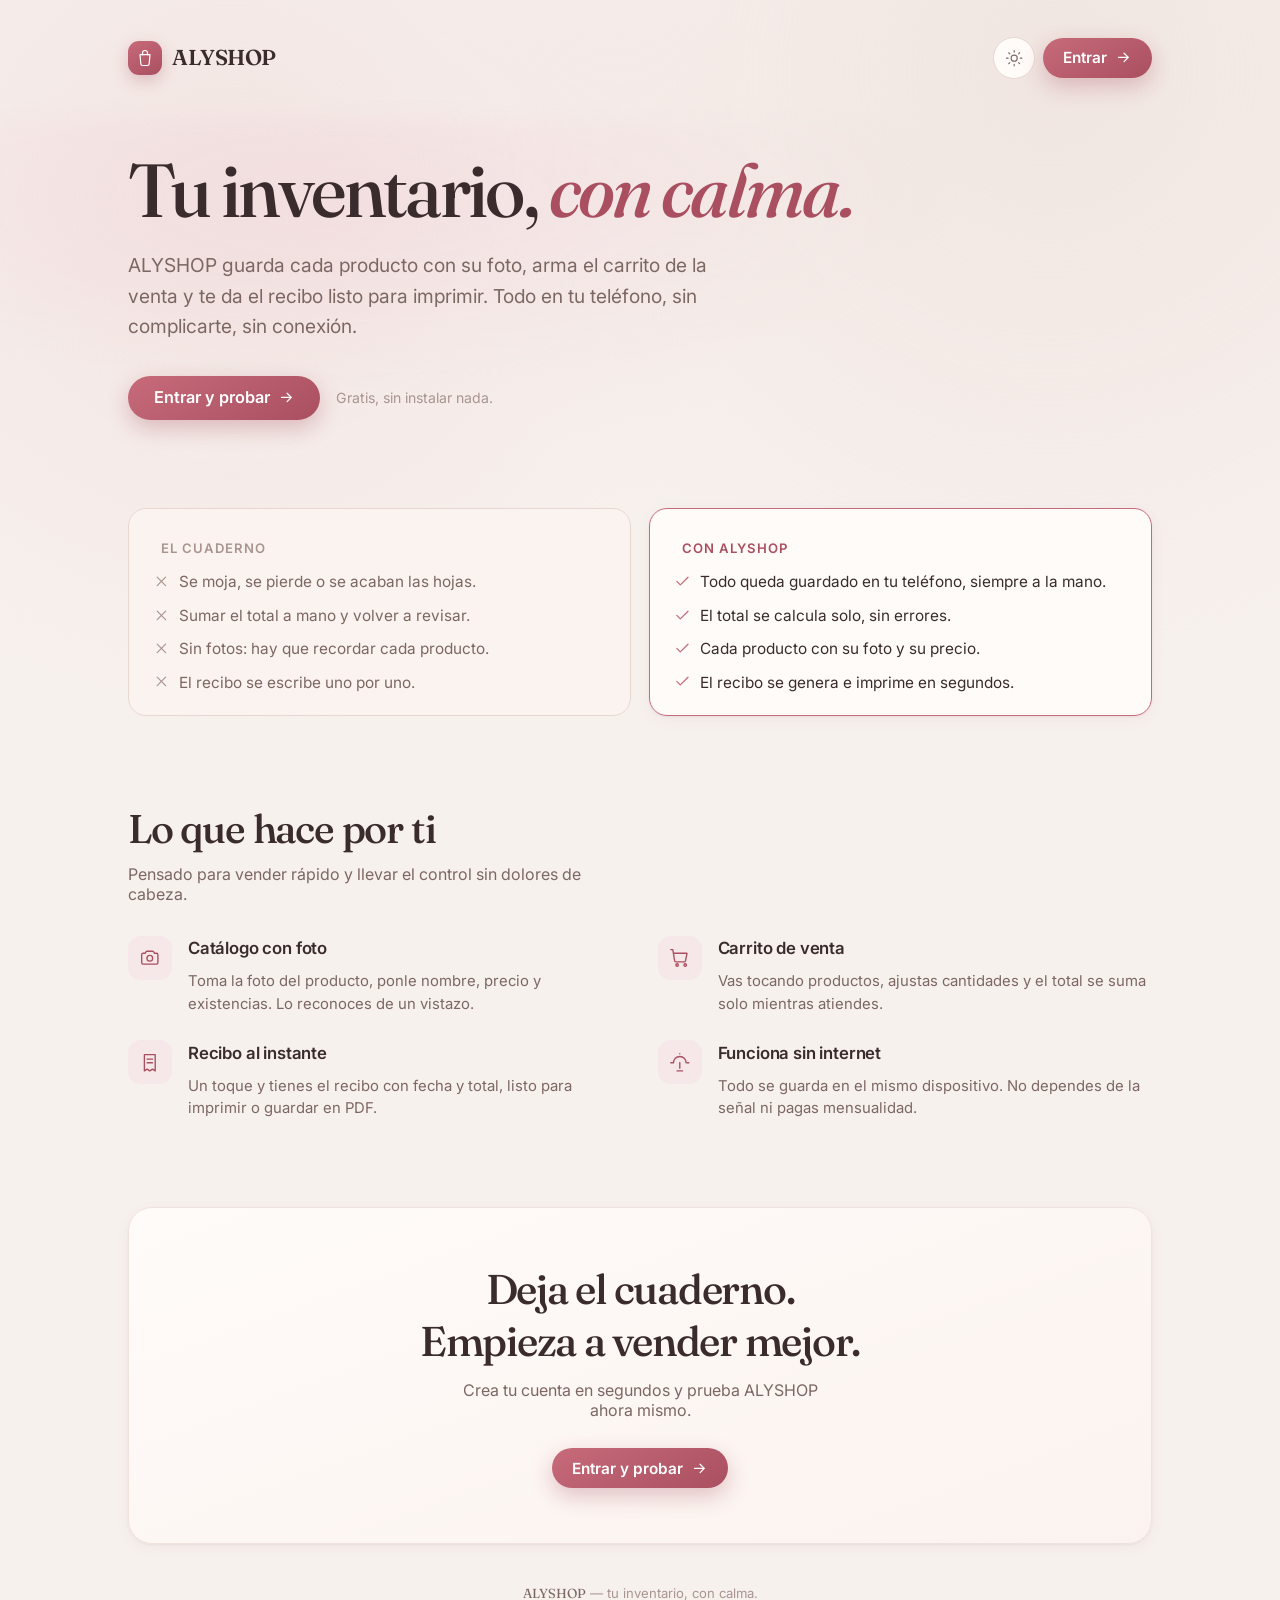
<file: index.html>
<!DOCTYPE html>
<html lang="es" data-theme="light">
<head>
<meta charset="UTF-8" />
<meta name="viewport" content="width=device-width, initial-scale=1.0" />
<meta http-equiv="Cache-Control" content="no-cache, no-store, must-revalidate" />
<meta http-equiv="Pragma" content="no-cache" />
<meta http-equiv="Expires" content="0" />
<title>ALYSHOP · Tu inventario, con calma</title>
<meta name="description" content="ALYSHOP: registra tus productos con foto, arma el carrito de la venta y genera el recibo en segundos. Adiós al cuaderno." />
<link rel="preconnect" href="https://fonts.googleapis.com" />
<link rel="preconnect" href="https://fonts.gstatic.com" crossorigin />
<link href="https://fonts.googleapis.com/css2?family=Fraunces:ital,opsz,wght@0,9..144,400;0,9..144,500;0,9..144,600;1,9..144,400;1,9..144,500&family=Inter:wght@400;500;600&display=swap" rel="stylesheet" />
<link rel="stylesheet" href="styles.css?v=4" />
<link rel="stylesheet" href="promo.css?v=4" />
<script>
window.addEventListener("pageshow", (e) => { if (e.persisted) location.reload(); });
</script>
</head>
<body>
<div class="grain" aria-hidden="true"></div>

<div class="promo">

  <nav class="promo-nav reveal">
    <a class="promo-brand" href="index.html" aria-label="ALYSHOP">
      <span class="mark" aria-hidden="true">
        <svg viewBox="0 0 24 24" fill="none" stroke="currentColor" stroke-width="1.4" stroke-linecap="round" stroke-linejoin="round"><path d="M6 8h12l-1 11a2 2 0 0 1-2 2H9a2 2 0 0 1-2-2L6 8Z"/><path d="M9 8V6a3 3 0 0 1 6 0v2"/></svg>
      </span>
      <span class="word">ALYSHOP</span>
    </a>
    <div class="promo-nav-actions">
      <button class="theme-toggle" id="btn-theme" type="button" aria-label="Cambiar tema">
        <svg class="ico-sun" viewBox="0 0 24 24" fill="none" stroke="currentColor" stroke-width="1.5" stroke-linecap="round"><circle cx="12" cy="12" r="4"/><path d="M12 2v2M12 20v2M4.9 4.9l1.4 1.4M17.7 17.7l1.4 1.4M2 12h2M20 12h2M4.9 19.1l1.4-1.4M17.7 6.3l1.4-1.4"/></svg>
        <svg class="ico-moon" viewBox="0 0 24 24" fill="none" stroke="currentColor" stroke-width="1.5" stroke-linecap="round" stroke-linejoin="round"><path d="M21 12.8A8.5 8.5 0 1 1 11.2 3a6.5 6.5 0 0 0 9.8 9.8Z"/></svg>
      </button>
      <a class="enter-btn" href="app.html">
        Entrar
        <svg viewBox="0 0 24 24" fill="none" stroke="currentColor" stroke-width="1.8" stroke-linecap="round" stroke-linejoin="round"><path d="M5 12h14M13 6l6 6-6 6"/></svg>
      </a>
    </div>
  </nav>

  <header class="hero">
    <div class="hero-glow" aria-hidden="true"></div>
    <h1 class="reveal" style="--d:1">Tu inventario, <em>con calma.</em></h1>
    <p class="hero-lead reveal" style="--d:2">
      ALYSHOP guarda cada producto con su foto, arma el carrito de la venta y te da el recibo listo para imprimir. Todo en tu teléfono, sin complicarte, sin conexión.
    </p>
    <div class="hero-cta reveal" style="--d:3">
      <a class="enter-btn" href="app.html">
        Entrar y probar
        <svg viewBox="0 0 24 24" fill="none" stroke="currentColor" stroke-width="1.8" stroke-linecap="round" stroke-linejoin="round"><path d="M5 12h14M13 6l6 6-6 6"/></svg>
      </a>
      <span class="hero-note">Gratis, sin instalar nada.</span>
    </div>
  </header>

  <section class="versus reveal" style="--d:4" aria-label="El cuaderno frente a ALYSHOP">
    <div class="vs-col old">
      <h2>
        <svg viewBox="0 0 24 24" fill="none" stroke="currentColor" stroke-width="1.5" stroke-linecap="round" stroke-linejoin="round"><path d="M4 5a2 2 0 0 1 2-2h9l5 5v13a0 0 0 0 1 0 0H6a2 2 0 0 1-2-2Z"/><path d="M14 3v5h5"/></svg>
        El cuaderno
      </h2>
      <ul class="vs-list">
        <li><svg viewBox="0 0 24 24" fill="none" stroke="currentColor" stroke-width="1.7" stroke-linecap="round"><path d="M6 6l12 12M18 6 6 18"/></svg> Se moja, se pierde o se acaban las hojas.</li>
        <li><svg viewBox="0 0 24 24" fill="none" stroke="currentColor" stroke-width="1.7" stroke-linecap="round"><path d="M6 6l12 12M18 6 6 18"/></svg> Sumar el total a mano y volver a revisar.</li>
        <li><svg viewBox="0 0 24 24" fill="none" stroke="currentColor" stroke-width="1.7" stroke-linecap="round"><path d="M6 6l12 12M18 6 6 18"/></svg> Sin fotos: hay que recordar cada producto.</li>
        <li><svg viewBox="0 0 24 24" fill="none" stroke="currentColor" stroke-width="1.7" stroke-linecap="round"><path d="M6 6l12 12M18 6 6 18"/></svg> El recibo se escribe uno por uno.</li>
      </ul>
    </div>
    <div class="vs-col new">
      <h2>
        <svg viewBox="0 0 24 24" fill="none" stroke="currentColor" stroke-width="1.5" stroke-linecap="round" stroke-linejoin="round"><path d="M6 8h12l-1 11a2 2 0 0 1-2 2H9a2 2 0 0 1-2-2L6 8Z"/><path d="M9 8V6a3 3 0 0 1 6 0v2"/></svg>
        Con ALYSHOP
      </h2>
      <ul class="vs-list">
        <li><svg viewBox="0 0 24 24" fill="none" stroke="currentColor" stroke-width="1.8" stroke-linecap="round" stroke-linejoin="round"><path d="M20 6 9 17l-5-5"/></svg> Todo queda guardado en tu teléfono, siempre a la mano.</li>
        <li><svg viewBox="0 0 24 24" fill="none" stroke="currentColor" stroke-width="1.8" stroke-linecap="round" stroke-linejoin="round"><path d="M20 6 9 17l-5-5"/></svg> El total se calcula solo, sin errores.</li>
        <li><svg viewBox="0 0 24 24" fill="none" stroke="currentColor" stroke-width="1.8" stroke-linecap="round" stroke-linejoin="round"><path d="M20 6 9 17l-5-5"/></svg> Cada producto con su foto y su precio.</li>
        <li><svg viewBox="0 0 24 24" fill="none" stroke="currentColor" stroke-width="1.8" stroke-linecap="round" stroke-linejoin="round"><path d="M20 6 9 17l-5-5"/></svg> El recibo se genera e imprime en segundos.</li>
      </ul>
    </div>
  </section>

  <section class="benefits">
    <div class="benefits-head reveal" style="--d:1">
      <h2>Lo que hace por ti</h2>
      <p>Pensado para vender rápido y llevar el control sin dolores de cabeza.</p>
    </div>
    <div class="benefit-grid">
      <article class="benefit reveal" style="--d:2">
        <span class="b-ico" aria-hidden="true">
          <svg viewBox="0 0 24 24" fill="none" stroke="currentColor" stroke-width="1.5" stroke-linecap="round" stroke-linejoin="round"><path d="M3 8.5A1.5 1.5 0 0 1 4.5 7h2.2l1-1.6A1.5 1.5 0 0 1 9 4.7h6a1.5 1.5 0 0 1 1.3.7l1 1.6h2.2A1.5 1.5 0 0 1 21 8.5v9A1.5 1.5 0 0 1 19.5 19h-15A1.5 1.5 0 0 1 3 17.5Z"/><circle cx="12" cy="12.5" r="3.2"/></svg>
        </span>
        <h3>Catálogo con foto</h3>
        <p>Toma la foto del producto, ponle nombre, precio y existencias. Lo reconoces de un vistazo.</p>
      </article>
      <article class="benefit reveal" style="--d:3">
        <span class="b-ico" aria-hidden="true">
          <svg viewBox="0 0 24 24" fill="none" stroke="currentColor" stroke-width="1.5" stroke-linecap="round" stroke-linejoin="round"><circle cx="9" cy="20" r="1.4"/><circle cx="18" cy="20" r="1.4"/><path d="M2 3h2.2l2.1 12.4a1.5 1.5 0 0 0 1.5 1.2h9a1.5 1.5 0 0 0 1.5-1.2L20 7H5.2"/></svg>
        </span>
        <h3>Carrito de venta</h3>
        <p>Vas tocando productos, ajustas cantidades y el total se suma solo mientras atiendes.</p>
      </article>
      <article class="benefit reveal" style="--d:4">
        <span class="b-ico" aria-hidden="true">
          <svg viewBox="0 0 24 24" fill="none" stroke="currentColor" stroke-width="1.5" stroke-linecap="round" stroke-linejoin="round"><path d="M6 3h12v18l-3-2-3 2-3-2-3 2Z"/><path d="M9 8h6M9 12h6"/></svg>
        </span>
        <h3>Recibo al instante</h3>
        <p>Un toque y tienes el recibo con fecha y total, listo para imprimir o guardar en PDF.</p>
      </article>
      <article class="benefit reveal" style="--d:5">
        <span class="b-ico" aria-hidden="true">
          <svg viewBox="0 0 24 24" fill="none" stroke="currentColor" stroke-width="1.5" stroke-linecap="round" stroke-linejoin="round"><path d="M5 12a7 7 0 0 1 14 0"/><path d="M2 12h2M20 12h2M12 2v0"/><path d="M12 12v6M9 21h6"/></svg>
        </span>
        <h3>Funciona sin internet</h3>
        <p>Todo se guarda en el mismo dispositivo. No dependes de la señal ni pagas mensualidad.</p>
      </article>
    </div>
  </section>

  <section class="closer reveal" style="--d:1">
    <h2>Deja el cuaderno. Empieza a vender mejor.</h2>
    <p>Crea tu cuenta en segundos y prueba ALYSHOP ahora mismo.</p>
    <a class="enter-btn" href="app.html">
      Entrar y probar
      <svg viewBox="0 0 24 24" fill="none" stroke="currentColor" stroke-width="1.8" stroke-linecap="round" stroke-linejoin="round"><path d="M5 12h14M13 6l6 6-6 6"/></svg>
    </a>
  </section>

  <footer class="promo-foot">
    <span class="word">ALYSHOP</span> — tu inventario, con calma.
  </footer>

</div>

<script>
// Tema compartido con la app (misma clave que app.js usa).
(function () {
  const KEY = "alyshop:theme";
  const root = document.documentElement;
  const saved = localStorage.getItem(KEY);
  if (saved === "dark" || saved === "light") root.setAttribute("data-theme", saved);
  document.getElementById("btn-theme").addEventListener("click", () => {
    const next = root.getAttribute("data-theme") === "dark" ? "light" : "dark";
    root.setAttribute("data-theme", next);
    localStorage.setItem(KEY, next);
  });
})();
</script>
</body>
</html>
</file>
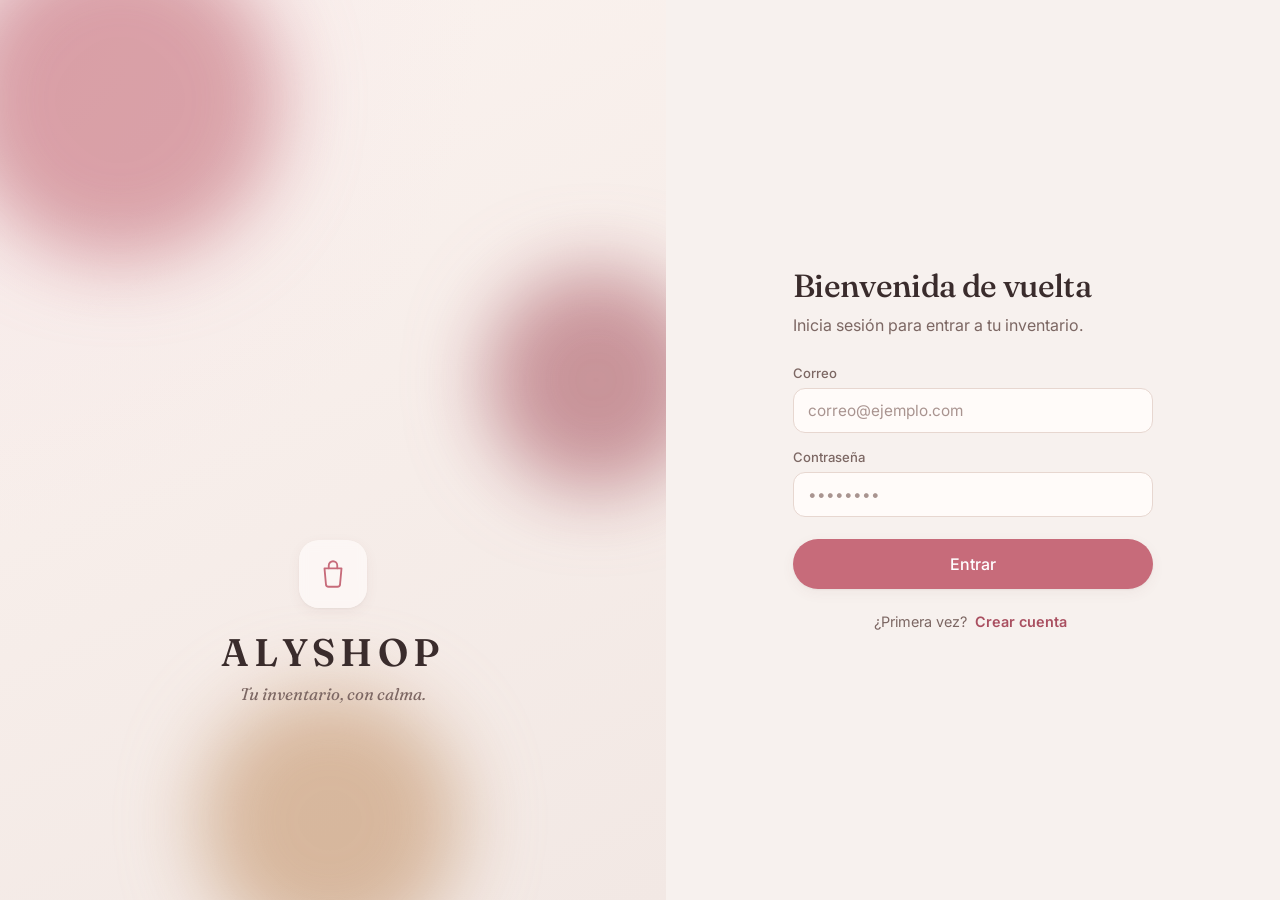
<file: app.html>
<!DOCTYPE html>
<html lang="es" data-theme="light">
<head>
<meta charset="UTF-8" />
<meta name="viewport" content="width=device-width, initial-scale=1.0" />
<meta http-equiv="Cache-Control" content="no-cache, no-store, must-revalidate" />
<meta http-equiv="Pragma" content="no-cache" />
<meta http-equiv="Expires" content="0" />
<title>ALYSHOP · Inventario</title>
<meta name="description" content="ALYSHOP — inventario simple: crea productos, arma el carrito y genera recibos." />
<link rel="preconnect" href="https://fonts.googleapis.com" />
<link rel="preconnect" href="https://fonts.gstatic.com" crossorigin />
<link href="https://fonts.googleapis.com/css2?family=Fraunces:ital,opsz,wght@0,9..144,400;0,9..144,500;0,9..144,600;1,9..144,400&family=Inter:wght@400;500;600&display=swap" rel="stylesheet" />
<link rel="stylesheet" href="styles.css?v=4" />
<script>
// Si la página se restaura desde el caché de retroceso (bfcache), recargar desde red.
window.addEventListener("pageshow", (e) => { if (e.persisted) location.reload(); });
</script>
</head>
<body>
<div class="grain" aria-hidden="true"></div>

<!-- Pantalla de acceso -->
<div class="auth" id="auth">
  <div class="auth-aside" aria-hidden="true">
    <div class="auth-orbs"><span></span><span></span><span></span></div>
    <div class="auth-quote">
      <span class="auth-mark">
        <svg viewBox="0 0 24 24" fill="none" stroke="currentColor" stroke-width="1.3" stroke-linecap="round" stroke-linejoin="round"><path d="M6 8h12l-1 11a2 2 0 0 1-2 2H9a2 2 0 0 1-2-2L6 8Z"/><path d="M9 8V6a3 3 0 0 1 6 0v2"/></svg>
      </span>
      <p class="auth-word">ALYSHOP</p>
      <p class="auth-tag">Tu inventario, con calma.</p>
    </div>
  </div>

  <div class="auth-panel">
    <form class="auth-form" id="auth-form" autocomplete="off">
      <h1 id="auth-title">Bienvenida de vuelta</h1>
      <p class="auth-sub" id="auth-sub">Inicia sesión para entrar a tu inventario.</p>

      <div class="field auth-only-register" hidden>
        <label for="a-name">Nombre</label>
        <input type="text" id="a-name" maxlength="40" placeholder="¿Cómo te llamas?" />
      </div>
      <div class="field">
        <label for="a-email">Correo</label>
        <input type="email" id="a-email" required placeholder="correo@ejemplo.com" autocomplete="username" />
      </div>
      <div class="field">
        <label for="a-pass">Contraseña</label>
        <input type="password" id="a-pass" required minlength="4" placeholder="••••••••" autocomplete="current-password" />
      </div>

      <p class="auth-error" id="auth-error" hidden></p>

      <button class="primary-btn auth-submit" type="submit" id="auth-submit">Entrar</button>

      <p class="auth-switch">
        <span id="auth-switch-text">¿Primera vez?</span>
        <button type="button" id="auth-switch-btn">Crear cuenta</button>
      </p>
    </form>
  </div>
</div>

<div id="app" hidden>

<header class="topbar">
  <div class="brand">
    <span class="brand-mark" aria-hidden="true">
      <svg viewBox="0 0 24 24" fill="none" stroke="currentColor" stroke-width="1.4" stroke-linecap="round" stroke-linejoin="round"><path d="M6 8h12l-1 11a2 2 0 0 1-2 2H9a2 2 0 0 1-2-2L6 8Z"/><path d="M9 8V6a3 3 0 0 1 6 0v2"/></svg>
    </span>
    <div class="brand-name">
      <span class="brand-word">ALYSHOP</span>
      <span class="brand-sub">Inventario</span>
    </div>
  </div>

  <div class="topbar-actions">
    <button class="ghost-btn" id="btn-theme" type="button" aria-label="Cambiar tema">
      <svg class="ico-sun" viewBox="0 0 24 24" fill="none" stroke="currentColor" stroke-width="1.5" stroke-linecap="round"><circle cx="12" cy="12" r="4"/><path d="M12 2v2M12 20v2M4.9 4.9l1.4 1.4M17.7 17.7l1.4 1.4M2 12h2M20 12h2M4.9 19.1l1.4-1.4M17.7 6.3l1.4-1.4"/></svg>
      <svg class="ico-moon" viewBox="0 0 24 24" fill="none" stroke="currentColor" stroke-width="1.5" stroke-linecap="round" stroke-linejoin="round"><path d="M21 12.8A8.5 8.5 0 1 1 11.2 3a6.5 6.5 0 0 0 9.8 9.8Z"/></svg>
    </button>
    <button class="cart-btn" id="btn-cart" type="button">
      <svg viewBox="0 0 24 24" fill="none" stroke="currentColor" stroke-width="1.5" stroke-linecap="round" stroke-linejoin="round"><circle cx="9" cy="20" r="1.4"/><circle cx="18" cy="20" r="1.4"/><path d="M2 3h2.2l2.1 12.4a1.5 1.5 0 0 0 1.5 1.2h9a1.5 1.5 0 0 0 1.5-1.2L20 7H5.2"/></svg>
      <span>Carrito</span>
      <span class="cart-count" id="cart-count">0</span>
    </button>
    <button class="ghost-btn" id="btn-logout" type="button" aria-label="Cerrar sesión">
      <svg viewBox="0 0 24 24" fill="none" stroke="currentColor" stroke-width="1.5" stroke-linecap="round" stroke-linejoin="round"><path d="M9 21H5a2 2 0 0 1-2-2V5a2 2 0 0 1 2-2h4"/><path d="M16 17l5-5-5-5M21 12H9"/></svg>
    </button>
  </div>
</header>

<main class="wrap">
  <section class="intro">
    <h1 id="intro-title">Tu inventario, con calma.</h1>
    <p>Registra cada producto con su foto, arma el carrito de una venta y genera el recibo en segundos. Todo se guarda en este dispositivo.</p>
  </section>

  <div class="toolbar">
    <div class="search">
      <svg viewBox="0 0 24 24" fill="none" stroke="currentColor" stroke-width="1.5" stroke-linecap="round"><circle cx="11" cy="11" r="7"/><path d="m20 20-3.2-3.2"/></svg>
      <input type="search" id="search" placeholder="Buscar producto…" aria-label="Buscar producto" />
    </div>
    <button class="primary-btn" id="btn-add" type="button">
      <svg viewBox="0 0 24 24" fill="none" stroke="currentColor" stroke-width="1.6" stroke-linecap="round"><path d="M12 5v14M5 12h14"/></svg>
      Nuevo producto
    </button>
  </div>

  <section id="grid" class="grid" aria-live="polite"></section>

  <section id="empty" class="empty" hidden>
    <div class="empty-art" aria-hidden="true">
      <svg viewBox="0 0 24 24" fill="none" stroke="currentColor" stroke-width="1.2" stroke-linecap="round" stroke-linejoin="round"><path d="M6 8h12l-1 11a2 2 0 0 1-2 2H9a2 2 0 0 1-2-2L6 8Z"/><path d="M9 8V6a3 3 0 0 1 6 0v2"/></svg>
    </div>
    <h2>Aún no hay productos</h2>
    <p>Empieza creando el primero. Toma su foto y ponle precio.</p>
    <button class="primary-btn" id="btn-add-empty" type="button">Crear primer producto</button>
  </section>
</main>
</div><!-- /#app -->

<!-- Panel: producto -->
<div class="sheet" id="sheet-product" hidden>
  <div class="sheet-scrim" data-close></div>
  <form class="sheet-card" id="form-product" autocomplete="off">
    <div class="sheet-head">
      <h2 id="product-title">Nuevo producto</h2>
      <button class="icon-btn" type="button" data-close aria-label="Cerrar">
        <svg viewBox="0 0 24 24" fill="none" stroke="currentColor" stroke-width="1.6" stroke-linecap="round"><path d="M6 6l12 12M18 6 6 18"/></svg>
      </button>
    </div>

    <label class="photo-field">
      <input type="file" id="photo-input" accept="image/*" capture="environment" hidden />
      <div class="photo-preview" id="photo-preview">
        <svg viewBox="0 0 24 24" fill="none" stroke="currentColor" stroke-width="1.4" stroke-linecap="round" stroke-linejoin="round"><path d="M3 8.5A1.5 1.5 0 0 1 4.5 7h2.2l1-1.6A1.5 1.5 0 0 1 9 4.7h6a1.5 1.5 0 0 1 1.3.7l1 1.6h2.2A1.5 1.5 0 0 1 21 8.5v9A1.5 1.5 0 0 1 19.5 19h-15A1.5 1.5 0 0 1 3 17.5v-9Z"/><circle cx="12" cy="12.5" r="3.2"/></svg>
        <span>Tomar o subir foto</span>
      </div>
      <button class="photo-clear" id="photo-clear" type="button" hidden aria-label="Quitar foto">
        <svg viewBox="0 0 24 24" fill="none" stroke="currentColor" stroke-width="1.6" stroke-linecap="round"><path d="M6 6l12 12M18 6 6 18"/></svg>
      </button>
    </label>

    <div class="field">
      <label for="p-name">Nombre</label>
      <input type="text" id="p-name" required maxlength="60" placeholder="Ej. Labial mate rosa" />
    </div>

    <div class="field-row">
      <div class="field">
        <label for="p-price">Precio (Q)</label>
        <input type="number" id="p-price" required min="0" step="0.01" placeholder="0.00" inputmode="decimal" />
      </div>
      <div class="field">
        <label for="p-stock">Existencias</label>
        <input type="number" id="p-stock" required min="0" step="1" value="1" inputmode="numeric" />
      </div>
    </div>

    <div class="field">
      <label for="p-note">Nota <span class="muted">(opcional)</span></label>
      <input type="text" id="p-note" maxlength="80" placeholder="Detalle, color, tono…" />
    </div>

    <div class="sheet-foot">
      <button class="text-btn danger" type="button" id="btn-delete" hidden>Eliminar</button>
      <div class="spacer"></div>
      <button class="ghost-btn" type="button" data-close>Cancelar</button>
      <button class="primary-btn" type="submit">Guardar</button>
    </div>
  </form>
</div>

<!-- Panel: carrito -->
<div class="sheet" id="sheet-cart" hidden>
  <div class="sheet-scrim" data-close></div>
  <aside class="cart-panel" role="dialog" aria-label="Carrito de venta">
    <div class="sheet-head">
      <h2>Carrito de venta</h2>
      <button class="icon-btn" type="button" data-close aria-label="Cerrar">
        <svg viewBox="0 0 24 24" fill="none" stroke="currentColor" stroke-width="1.6" stroke-linecap="round"><path d="M6 6l12 12M18 6 6 18"/></svg>
      </button>
    </div>

    <div class="cart-list" id="cart-list"></div>

    <div class="cart-empty" id="cart-empty">
      <p>El carrito está vacío. Toca un producto para agregarlo.</p>
    </div>

    <div class="cart-foot">
      <div class="cart-total">
        <span>Total</span>
        <strong id="cart-total">Q 0.00</strong>
      </div>
      <div class="cart-actions">
        <button class="ghost-btn" type="button" id="btn-clear-cart">Vaciar</button>
        <button class="primary-btn" type="button" id="btn-receipt">Generar recibo</button>
      </div>
    </div>
  </aside>
</div>

<!-- Recibo -->
<div class="sheet" id="sheet-receipt" hidden>
  <div class="sheet-scrim" data-close></div>
  <div class="receipt-card" role="dialog" aria-label="Recibo">
    <div class="sheet-head no-print">
      <h2>Recibo</h2>
      <button class="icon-btn" type="button" data-close aria-label="Cerrar">
        <svg viewBox="0 0 24 24" fill="none" stroke="currentColor" stroke-width="1.6" stroke-linecap="round"><path d="M6 6l12 12M18 6 6 18"/></svg>
      </button>
    </div>
    <div class="receipt" id="receipt-body"></div>
    <div class="sheet-foot no-print">
      <div class="spacer"></div>
      <button class="ghost-btn" type="button" data-close>Cerrar</button>
      <button class="primary-btn" type="button" id="btn-print">Imprimir / PDF</button>
    </div>
  </div>
</div>

<div class="toast" id="toast" role="status" aria-live="polite" hidden></div>

<script src="app.js?v=4"></script>
</body>
</html>
</file>
<file: styles.css>
/* ALYSHOP — inventario. Mundo visual: femenino sutil, cálido, sereno. */

:root {
  /* Luz cálida, malva/terracota desaturado — no rosa chicle */
  --bg:        #f7f1ee;
  --bg-tint:   #f2e8e4;
  --surface:   #fffbf9;
  --surface-2: #fbf3ef;
  --line:      #e7d7d0;
  --line-soft: #f0e2dc;

  --ink:       #3a2c2c;   /* café tinta */
  --ink-2:     #7c6763;   /* secundario tintado, no gris */
  --ink-3:     #a99490;

  --rose:      #c76b7a;   /* acento malva-rosa */
  --rose-deep: #a94f60;
  --rose-wash: #f6e7e8;
  --gold:      #c99a6b;   /* terracota/oro suave para totales */

  --focus:     #c76b7a;
  --danger:    #b4534e;

  --radius:    18px;
  --radius-sm: 12px;
  --shadow-1:  0 1px 2px rgba(88, 52, 52, .05), 0 4px 14px rgba(120, 70, 70, .06);
  --shadow-2:  0 2px 6px rgba(88, 52, 52, .08), 0 18px 44px rgba(120, 70, 70, .14);

  --sans: "Inter", system-ui, sans-serif;
  --serif: "Fraunces", Georgia, serif;

  --ease: cubic-bezier(.2, .7, .2, 1);
}

html[data-theme="dark"] {
  --bg:        #211a1c;
  --bg-tint:   #2a2124;
  --surface:   #2b2225;
  --surface-2: #322629;
  --line:      #3d2f33;
  --line-soft: #362a2d;

  --ink:       #f2e6e4;
  --ink-2:     #c6aca9;
  --ink-3:     #9a807e;

  --rose:      #e0899a;
  --rose-deep: #eaa0af;
  --rose-wash: #3a2a2f;
  --gold:      #d9b183;

  --shadow-1:  0 1px 2px rgba(0,0,0,.24), 0 6px 18px rgba(0,0,0,.28);
  --shadow-2:  0 3px 10px rgba(0,0,0,.32), 0 22px 50px rgba(0,0,0,.44);
}

* { box-sizing: border-box; }

/* el atributo hidden debe ganar a cualquier display de regla (auth/app usan flex/grid) */
[hidden] { display: none !important; }

html { color-scheme: light dark; overflow-x: hidden; }

body {
  margin: 0;
  font-family: var(--sans);
  color: var(--ink);
  background: var(--bg);
  -webkit-font-smoothing: antialiased;
  transition: background .5s var(--ease), color .5s var(--ease);
  min-height: 100vh;
}

/* Textura muy tenue para que no sea plano digital */
.grain {
  position: fixed; inset: 0; pointer-events: none; z-index: 0;
  opacity: .5; mix-blend-mode: multiply;
  background-image: radial-gradient(circle at 18% 22%, var(--rose-wash) 0, transparent 42%),
                    radial-gradient(circle at 82% 8%, var(--bg-tint) 0, transparent 46%);
}
html[data-theme="dark"] .grain { mix-blend-mode: screen; opacity: .28; }

::selection { background: var(--rose-wash); color: var(--ink); }
::-webkit-scrollbar { width: 12px; height: 12px; }
::-webkit-scrollbar-thumb { background: var(--line); border: 3px solid var(--bg); border-radius: 20px; }
::-webkit-scrollbar-thumb:hover { background: var(--ink-3); }
* { scrollbar-color: var(--line) var(--bg); scrollbar-width: thin; }

input, button { font-family: inherit; }
:focus-visible { outline: 2px solid var(--focus); outline-offset: 2px; border-radius: 6px; }

/* ---- topbar ---- */
.topbar {
  position: sticky; top: 0; z-index: 20;
  display: flex; align-items: center; justify-content: space-between;
  gap: 16px; padding: 16px clamp(16px, 5vw, 56px);
  background: color-mix(in srgb, var(--bg) 80%, transparent);
  backdrop-filter: blur(12px) saturate(1.1);
  border-bottom: 1px solid var(--line-soft);
}
.brand { display: flex; align-items: center; gap: 12px; }
.brand-mark {
  display: grid; place-items: center; width: 40px; height: 40px;
  color: var(--rose); background: var(--rose-wash);
  border-radius: 12px; box-shadow: var(--shadow-1);
}
.brand-mark svg { width: 22px; height: 22px; }
.brand-name { display: flex; flex-direction: column; line-height: 1; }
.brand-word {
  font-family: var(--serif); font-weight: 600; font-size: 1.32rem;
  letter-spacing: .11em; color: var(--ink);
}
.brand-sub { font-size: .68rem; letter-spacing: .28em; text-transform: uppercase; color: var(--ink-3); margin-top: 5px; }

.topbar-actions { display: flex; align-items: center; gap: 10px; }

.ghost-btn, .primary-btn, .cart-btn {
  display: inline-flex; align-items: center; gap: 8px;
  border-radius: 999px; padding: 10px 18px; font-size: .92rem; font-weight: 500;
  cursor: pointer; border: 1px solid transparent;
  transition: transform .18s var(--ease), background .25s var(--ease), border-color .25s var(--ease), box-shadow .25s var(--ease), color .25s var(--ease);
}
.ghost-btn svg, .primary-btn svg, .cart-btn svg { width: 18px; height: 18px; }
.ghost-btn { background: var(--surface); border-color: var(--line); color: var(--ink); }
.ghost-btn:hover { border-color: var(--rose); color: var(--rose-deep); transform: translateY(-1px); }
.primary-btn {
  background: var(--rose); color: #fff; box-shadow: var(--shadow-1);
}
html[data-theme="dark"] .primary-btn { color: #2a1418; }
.primary-btn:hover { background: var(--rose-deep); transform: translateY(-1px); box-shadow: var(--shadow-2); }
.primary-btn:active { transform: translateY(0); }

#btn-theme { padding: 10px; border-radius: 999px; width: 42px; height: 42px; justify-content: center; }
#btn-theme .ico-moon { display: none; }
html[data-theme="dark"] #btn-theme .ico-sun { display: none; }
html[data-theme="dark"] #btn-theme .ico-moon { display: block; }

.cart-btn { background: var(--surface); border-color: var(--line); color: var(--ink); position: relative; }
.cart-btn:hover { border-color: var(--rose); transform: translateY(-1px); }
.cart-count {
  min-width: 20px; height: 20px; padding: 0 5px; border-radius: 999px;
  background: var(--rose); color: #fff; font-size: .72rem; font-weight: 600;
  display: grid; place-items: center; transition: transform .25s var(--ease);
}
html[data-theme="dark"] .cart-count { color: #2a1418; }
.cart-count.bump { transform: scale(1.35); }

/* ---- layout ---- */
.wrap { position: relative; z-index: 1; max-width: 1120px; margin: 0 auto; padding: clamp(28px, 6vw, 64px) clamp(16px, 5vw, 56px) 96px; }

.intro { max-width: 34ch; margin-bottom: 40px; }
.intro h1 {
  font-family: var(--serif); font-weight: 500; font-size: clamp(2.2rem, 6vw, 3.4rem);
  line-height: 1.02; letter-spacing: -.02em; margin: 0 0 14px; text-wrap: balance;
}
.intro p { color: var(--ink-2); font-size: 1.02rem; line-height: 1.6; margin: 0; max-width: 46ch; }

.toolbar { display: flex; gap: 14px; align-items: center; margin-bottom: 28px; flex-wrap: wrap; }
.search {
  flex: 1; min-width: 220px; display: flex; align-items: center; gap: 10px;
  background: var(--surface); border: 1px solid var(--line); border-radius: 999px;
  padding: 0 18px; transition: border-color .25s var(--ease), box-shadow .25s var(--ease);
}
.search:focus-within { border-color: var(--rose); box-shadow: 0 0 0 4px var(--rose-wash); }
.search svg { width: 18px; height: 18px; color: var(--ink-3); flex: none; }
.search input { flex: 1; border: none; background: none; padding: 13px 0; color: var(--ink); font-size: .96rem; }
.search input:focus { outline: none; }
.search input::placeholder { color: var(--ink-3); }

/* ---- grid ---- */
.grid { display: grid; grid-template-columns: repeat(auto-fill, minmax(200px, 1fr)); gap: 18px; }

.card {
  position: relative; background: var(--surface); border: 1px solid var(--line-soft);
  border-radius: var(--radius); overflow: hidden; cursor: pointer;
  box-shadow: var(--shadow-1);
  transition: transform .22s var(--ease), box-shadow .28s var(--ease), border-color .28s var(--ease);
  animation: rise .5s var(--ease) both;
}
.card:hover { transform: translateY(-4px); box-shadow: var(--shadow-2); border-color: var(--line); }
.card:active { transform: translateY(-1px); }
@keyframes rise { from { opacity: 0; transform: translateY(14px); } }

.card-photo {
  aspect-ratio: 4 / 3; background: var(--surface-2); position: relative; overflow: hidden;
  display: grid; place-items: center;
}
.card-photo img { width: 100%; height: 100%; object-fit: cover; display: block; }
.card-photo .noimg { color: var(--ink-3); }
.card-photo .noimg svg { width: 32px; height: 32px; }

.card-stock {
  position: absolute; top: 10px; right: 10px; z-index: 2;
  background: color-mix(in srgb, var(--surface) 82%, transparent);
  backdrop-filter: blur(6px);
  color: var(--ink-2); font-size: .72rem; font-weight: 500;
  padding: 4px 10px; border-radius: 999px; border: 1px solid var(--line-soft);
}
.card-stock.out { color: var(--danger); }

.card-body { padding: 14px 16px 16px; }
.card-name { font-weight: 600; font-size: .98rem; margin: 0 0 3px; line-height: 1.25; }
.card-note { color: var(--ink-3); font-size: .78rem; margin: 0 0 12px; min-height: .9em; }
.card-foot { display: flex; align-items: center; justify-content: space-between; gap: 8px; }
.card-price { font-family: var(--serif); font-weight: 500; font-size: 1.18rem; letter-spacing: -.01em; font-variant-numeric: tabular-nums; }
.card-add {
  display: inline-flex; align-items: center; gap: 5px; border: 1px solid var(--line);
  background: var(--surface-2); color: var(--rose-deep); border-radius: 999px;
  padding: 7px 12px; font-size: .8rem; font-weight: 500; cursor: pointer;
  transition: background .2s var(--ease), border-color .2s var(--ease), transform .18s var(--ease);
}
.card-add svg { width: 15px; height: 15px; }
.card-add:hover { background: var(--rose); color: #fff; border-color: var(--rose); transform: scale(1.04); }
html[data-theme="dark"] .card-add:hover { color: #2a1418; }
.card-add:disabled { opacity: .45; cursor: not-allowed; }

/* ---- empty ---- */
.empty { text-align: center; padding: 72px 20px; max-width: 40ch; margin: 0 auto; }
.empty-art { width: 76px; height: 76px; margin: 0 auto 22px; display: grid; place-items: center; color: var(--rose); background: var(--rose-wash); border-radius: 22px; }
.empty-art svg { width: 36px; height: 36px; }
.empty h2 { font-family: var(--serif); font-weight: 500; font-size: 1.7rem; margin: 0 0 8px; }
.empty p { color: var(--ink-2); margin: 0 0 24px; line-height: 1.6; }

/* ---- sheets (paneles) ---- */
.sheet { position: fixed; inset: 0; z-index: 60; display: grid; }
.sheet[hidden] { display: none; }
.sheet-scrim { position: absolute; inset: 0; background: rgba(48, 28, 30, .38); backdrop-filter: blur(3px); animation: fade .3s var(--ease); }
@keyframes fade { from { opacity: 0; } }

.sheet-card, .cart-panel, .receipt-card {
  position: relative; background: var(--surface); box-shadow: var(--shadow-2);
  animation: pop .38s var(--ease) both;
}
@keyframes pop { from { opacity: 0; transform: translateY(24px) scale(.98); } }

/* Producto: centrado */
.sheet-card {
  margin: auto; width: min(480px, calc(100vw - 32px)); max-height: calc(100vh - 48px);
  overflow: auto; border-radius: var(--radius); padding: 22px;
  border: 1px solid var(--line);
}
/* Carrito: lateral derecho */
.cart-panel {
  margin-left: auto; width: min(420px, 100vw); height: 100%;
  display: flex; flex-direction: column; padding: 22px; border-left: 1px solid var(--line);
  animation: slideIn .4s var(--ease) both;
}
@keyframes slideIn { from { transform: translateX(40px); opacity: 0; } }

.sheet-head { display: flex; align-items: center; justify-content: space-between; margin-bottom: 20px; }
.sheet-head h2 { font-family: var(--serif); font-weight: 500; font-size: 1.4rem; margin: 0; }
.icon-btn {
  border: 1px solid var(--line); background: var(--surface-2); color: var(--ink-2);
  width: 36px; height: 36px; border-radius: 10px; display: grid; place-items: center; cursor: pointer;
  transition: color .2s var(--ease), border-color .2s var(--ease);
}
.icon-btn svg { width: 18px; height: 18px; }
.icon-btn:hover { color: var(--rose-deep); border-color: var(--rose); }

/* photo field */
.photo-field { position: relative; display: block; margin-bottom: 18px; cursor: pointer; }
.photo-preview {
  aspect-ratio: 4 / 3; border-radius: var(--radius-sm); border: 1.5px dashed var(--line);
  background: var(--surface-2); display: grid; place-items: center; gap: 10px;
  color: var(--ink-3); overflow: hidden; transition: border-color .25s var(--ease), background .25s var(--ease);
}
.photo-field:hover .photo-preview { border-color: var(--rose); }
.photo-preview svg { width: 34px; height: 34px; }
.photo-preview span { font-size: .84rem; }
.photo-preview img { width: 100%; height: 100%; object-fit: cover; }
.photo-clear {
  position: absolute; top: 10px; right: 10px; width: 32px; height: 32px; border-radius: 999px;
  background: rgba(48,28,30,.55); color: #fff; border: none; display: grid; place-items: center; cursor: pointer;
}
.photo-clear svg { width: 16px; height: 16px; }

.field { margin-bottom: 16px; }
.field-row { display: grid; grid-template-columns: 1fr 1fr; gap: 14px; }
.field label { display: block; font-size: .82rem; font-weight: 500; color: var(--ink-2); margin-bottom: 7px; }
.field .muted { color: var(--ink-3); font-weight: 400; }
.field input {
  width: 100%; border: 1px solid var(--line); background: var(--surface-2); color: var(--ink);
  border-radius: var(--radius-sm); padding: 12px 14px; font-size: .96rem; caret-color: var(--rose);
  transition: border-color .2s var(--ease), box-shadow .2s var(--ease), background .2s var(--ease);
}
.field input::placeholder { color: var(--ink-3); }
.field input:focus { outline: none; border-color: var(--rose); box-shadow: 0 0 0 4px var(--rose-wash); background: var(--surface); }

.sheet-foot { display: flex; align-items: center; gap: 10px; margin-top: 24px; }
.sheet-foot .spacer, .cart-foot .spacer { flex: 1; }
.text-btn { background: none; border: none; cursor: pointer; font-size: .9rem; font-weight: 500; padding: 8px 4px; color: var(--ink-2); }
.text-btn.danger { color: var(--danger); }
.text-btn.danger:hover { text-decoration: underline; text-underline-offset: 3px; }

/* ---- cart ---- */
.cart-list { flex: 1; overflow: auto; display: flex; flex-direction: column; gap: 12px; margin: 0 -4px; padding: 0 4px; }
.cart-item { display: flex; gap: 12px; align-items: center; padding: 10px; border: 1px solid var(--line-soft); border-radius: var(--radius-sm); background: var(--surface-2); }
.cart-thumb { width: 52px; height: 52px; border-radius: 10px; object-fit: cover; background: var(--bg-tint); flex: none; display: grid; place-items: center; color: var(--ink-3); }
.cart-thumb svg { width: 20px; height: 20px; }
.cart-info { flex: 1; min-width: 0; }
.cart-info .n { font-weight: 500; font-size: .9rem; margin: 0 0 2px; white-space: nowrap; overflow: hidden; text-overflow: ellipsis; }
.cart-info .p { color: var(--ink-2); font-size: .8rem; font-variant-numeric: tabular-nums; }
.qty { display: flex; align-items: center; gap: 6px; }
.qty button {
  width: 28px; height: 28px; border-radius: 8px; border: 1px solid var(--line); background: var(--surface);
  color: var(--ink); cursor: pointer; font-size: 1rem; line-height: 1; display: grid; place-items: center;
  transition: border-color .2s var(--ease), color .2s var(--ease);
}
.qty button:hover { border-color: var(--rose); color: var(--rose-deep); }
.qty span { min-width: 22px; text-align: center; font-variant-numeric: tabular-nums; font-size: .9rem; }

.cart-empty { flex: 1; display: grid; place-items: center; text-align: center; color: var(--ink-3); padding: 20px; }
.cart-empty p { max-width: 24ch; line-height: 1.5; }

.cart-foot { border-top: 1px solid var(--line-soft); padding-top: 18px; margin-top: 8px; }
.cart-total { display: flex; align-items: baseline; justify-content: space-between; margin-bottom: 16px; }
.cart-total span { color: var(--ink-2); font-size: .92rem; }
.cart-total strong { font-family: var(--serif); font-weight: 600; font-size: 1.7rem; color: var(--gold); font-variant-numeric: tabular-nums; letter-spacing: -.01em; }
.cart-actions { display: flex; gap: 10px; }
.cart-actions .ghost-btn { flex: none; }
.cart-actions .primary-btn { flex: 1; justify-content: center; }

/* ---- receipt ---- */
.receipt-card { margin: auto; width: min(420px, calc(100vw - 32px)); max-height: calc(100vh - 48px); overflow: auto; border-radius: var(--radius); padding: 22px; border: 1px solid var(--line); }
.receipt { background: var(--surface-2); border: 1px solid var(--line-soft); border-radius: var(--radius-sm); padding: 24px; }
.receipt-brand { text-align: center; margin-bottom: 18px; }
.receipt-brand .w { font-family: var(--serif); font-weight: 600; letter-spacing: .12em; font-size: 1.3rem; }
.receipt-brand .m { color: var(--ink-3); font-size: .74rem; margin-top: 4px; }
.receipt-meta { display: flex; justify-content: space-between; color: var(--ink-3); font-size: .76rem; margin-bottom: 16px; padding-bottom: 14px; border-bottom: 1px dashed var(--line); }
.receipt-lines { display: flex; flex-direction: column; gap: 10px; margin-bottom: 16px; }
.receipt-line { display: flex; justify-content: space-between; gap: 12px; font-size: .88rem; }
.receipt-line .ln { color: var(--ink); }
.receipt-line .lq { color: var(--ink-3); font-size: .78rem; }
.receipt-line .lp { font-variant-numeric: tabular-nums; color: var(--ink); white-space: nowrap; }
.receipt-total { display: flex; justify-content: space-between; align-items: baseline; padding-top: 14px; border-top: 1px dashed var(--line); }
.receipt-total span { font-weight: 500; }
.receipt-total strong { font-family: var(--serif); font-weight: 600; font-size: 1.4rem; color: var(--gold); font-variant-numeric: tabular-nums; }
.receipt-thanks { text-align: center; color: var(--ink-3); font-size: .76rem; margin-top: 18px; font-style: italic; }

/* ---- toast ---- */
.toast {
  position: fixed; left: 50%; bottom: 28px; transform: translateX(-50%) translateY(12px);
  background: var(--ink); color: var(--bg); padding: 12px 20px; border-radius: 999px;
  font-size: .88rem; z-index: 90; box-shadow: var(--shadow-2); opacity: 0;
  transition: opacity .3s var(--ease), transform .3s var(--ease);
}
.toast.show { opacity: 1; transform: translateX(-50%) translateY(0); }

@media (max-width: 560px) {
  .brand-sub { display: none; }
  .cart-btn span:not(.cart-count) { display: none; }
  .cart-panel { width: 100%; }
  .field-row { grid-template-columns: 1fr; }
}

@media (prefers-reduced-motion: reduce) {
  *, *::before, *::after { animation-duration: .01ms !important; transition-duration: .01ms !important; }
}

/* ================= LOGIN / REGISTRO ================= */
.auth {
  position: fixed; inset: 0; z-index: 40; display: flex;
  background: var(--bg); overflow: auto;
  animation: authIn .6s var(--ease) both;
}
.auth-aside { flex: 1 1 52%; min-width: 0; }
.auth-panel { flex: 1 1 48%; min-width: 0; }
.auth.leaving { animation: authOut .5s var(--ease) forwards; }
@keyframes authIn { from { opacity: 0; } }
@keyframes authOut { to { opacity: 0; transform: scale(.98); pointer-events: none; } }

/* costado ilustrado con orbes en movimiento */
.auth-aside {
  position: relative; overflow: hidden;
  background:
    radial-gradient(120% 100% at 0% 0%, var(--rose-wash) 0, transparent 60%),
    linear-gradient(155deg, var(--surface-2), var(--bg-tint));
  display: grid; place-items: center;
}
.auth-orbs span {
  position: absolute; border-radius: 50%; filter: blur(38px); opacity: .55;
  mix-blend-mode: multiply;
}
html[data-theme="dark"] .auth-orbs span { mix-blend-mode: screen; opacity: .4; }
.auth-orbs span:nth-child(1) { width: 320px; height: 320px; background: var(--rose); top: -60px; left: -40px; animation: float1 16s var(--ease) infinite; }
.auth-orbs span:nth-child(2) { width: 260px; height: 260px; background: var(--gold); bottom: -50px; left: 30%; animation: float2 19s var(--ease) infinite; }
.auth-orbs span:nth-child(3) { width: 220px; height: 220px; background: var(--rose-deep); top: 30%; right: -40px; animation: float3 22s var(--ease) infinite; }
@keyframes float1 { 50% { transform: translate(60px, 80px) scale(1.15); } }
@keyframes float2 { 50% { transform: translate(-50px, -40px) scale(1.1); } }
@keyframes float3 { 50% { transform: translate(-40px, 50px) scale(1.2); } }

.auth-quote { position: relative; text-align: center; z-index: 1; padding: 24px; }
.auth-mark {
  display: inline-grid; place-items: center; width: 68px; height: 68px; margin-bottom: 20px;
  color: var(--rose); background: color-mix(in srgb, var(--surface) 70%, transparent);
  border-radius: 20px; box-shadow: var(--shadow-1); backdrop-filter: blur(4px);
  animation: markPop .8s var(--ease) .2s both;
}
.auth-mark svg { width: 34px; height: 34px; }
@keyframes markPop { from { opacity: 0; transform: translateY(16px) rotate(-8deg); } }
.auth-word { font-family: var(--serif); font-weight: 600; font-size: 2.4rem; letter-spacing: .14em; margin: 0; color: var(--ink); }
.auth-tag { font-family: var(--serif); font-style: italic; color: var(--ink-2); font-size: 1.05rem; margin: 8px 0 0; }

.auth-panel { display: flex; align-items: center; justify-content: center; padding: 40px 24px; }
.auth-form { width: 100%; max-width: 360px; animation: formRise .7s var(--ease) .1s both; }
@keyframes formRise { from { opacity: 0; transform: translateY(22px); } }
.auth-form h1 { font-family: var(--serif); font-weight: 500; font-size: 2rem; letter-spacing: -.02em; margin: 0 0 8px; }
.auth-sub { color: var(--ink-2); margin: 0 0 28px; line-height: 1.5; }
.auth-form .field input { background: var(--surface); }
.auth-error {
  color: var(--danger); font-size: .84rem; margin: -4px 0 14px; padding: 10px 14px;
  background: color-mix(in srgb, var(--danger) 10%, transparent); border-radius: 10px;
  animation: shake .4s var(--ease);
}
@keyframes shake { 0%,100%{transform:translateX(0)} 25%{transform:translateX(-6px)} 75%{transform:translateX(6px)} }
.auth-submit { width: 100%; justify-content: center; padding: 14px; font-size: 1rem; margin-top: 6px; }
.auth-switch { text-align: center; margin: 20px 0 0; color: var(--ink-2); font-size: .9rem; }
.auth-switch button { background: none; border: none; color: var(--rose-deep); font-weight: 600; cursor: pointer; font-size: .9rem; padding: 4px; }
.auth-switch button:hover { text-decoration: underline; text-underline-offset: 3px; }

@media (max-width: 760px) {
  .auth-aside { display: none; }
  .auth-panel { flex: 1 1 100%; }
}

/* entrada de la app tras login */
#app { animation: appReveal .6s var(--ease) both; }
@keyframes appReveal { from { opacity: 0; transform: translateY(10px); } }

/* ================= MOTION MÁS LLAMATIVO ================= */
/* la marca del topbar respira sutil al hacer hover */
.brand-mark { transition: transform .5s var(--ease); }
.brand:hover .brand-mark { transform: rotate(-6deg) scale(1.08); }

/* cascada al aparecer las tarjetas */
.card { animation: cardIn .55s var(--ease) both; animation-delay: calc(var(--i, 0) * 55ms); }
@keyframes cardIn { from { opacity: 0; transform: translateY(20px) scale(.97); } }

/* foto de la tarjeta con zoom suave */
.card-photo img { transition: transform .5s var(--ease); }
.card:hover .card-photo img { transform: scale(1.06); }

/* brillo que barre la tarjeta al pasar el cursor */
.card::after {
  content: ""; position: absolute; inset: 0; pointer-events: none; border-radius: inherit;
  background: linear-gradient(115deg, transparent 30%, color-mix(in srgb, var(--surface) 55%, transparent) 50%, transparent 70%);
  transform: translateX(-120%); transition: transform .7s var(--ease); z-index: 3;
}
.card:hover::after { transform: translateX(120%); }

/* el contador del carrito pulsa cuando cambia */
.cart-count.bump { animation: pulse .5s var(--ease); }
@keyframes pulse { 0%{transform:scale(1)} 35%{transform:scale(1.5)} 60%{transform:scale(.9)} 100%{transform:scale(1)} }

/* botón agregar: el ícono gira al hover */
.card-add svg { transition: transform .35s var(--ease); }
.card-add:hover svg { transform: rotate(90deg); }

/* recibo aparece con un sello */
.receipt { animation: stamp .5s var(--ease) both; }
@keyframes stamp { from { opacity: 0; transform: scale(.94) rotate(-1deg); } }

/* total del carrito late al actualizarse */
.cart-total strong.tick { animation: tick .4s var(--ease); }
@keyframes tick { 50% { transform: scale(1.12); color: var(--rose-deep); } }

@media (prefers-reduced-motion: reduce) {
  .auth-orbs span, .brand-mark, .card, .card::after { animation: none !important; }
}

/* ---- print (recibo) ---- */
@media print {
  body > *:not(#sheet-receipt) { display: none !important; }
  #sheet-receipt, #sheet-receipt * { visibility: visible; }
  .sheet-scrim, .no-print { display: none !important; }
  #sheet-receipt { position: static; }
  .receipt-card { box-shadow: none; border: none; width: 100%; max-height: none; padding: 0; animation: none; }
  .receipt { border: none; background: #fff; color: #000; }
  .receipt * { color: #000 !important; }
}
</file>
<file: promo.css>
/* ALYSHOP — portada promocional. Mismo mundo: femenino sutil, cálido, sereno.
   Los tokens (colores, tipos, sombras) viven en styles.css; aquí solo la landing. */

.promo {
  max-width: 68rem;
  margin: 0 auto;
  padding: clamp(1.1rem, 3vw, 2rem);
}

/* ---------- barra ---------- */
.promo-nav {
  display: flex;
  align-items: center;
  justify-content: space-between;
  gap: 1rem;
  padding: .3rem 0 clamp(2.4rem, 7vw, 4.6rem);
}
.promo-brand {
  display: inline-flex;
  align-items: center;
  gap: .6rem;
  color: var(--ink);
  text-decoration: none;
}
.promo-brand .mark {
  display: grid;
  place-items: center;
  width: 2.15rem;
  height: 2.15rem;
  border-radius: 11px;
  color: #fff;
  background: linear-gradient(150deg, var(--rose), var(--rose-deep));
  box-shadow: 0 6px 16px rgba(169, 79, 96, .28);
}
html[data-theme="dark"] .promo-brand .mark { color: #241a1c; }
.promo-brand .mark svg { width: 1.25rem; height: 1.25rem; }
.promo-brand .word {
  font-family: var(--serif);
  font-weight: 600;
  font-size: 1.35rem;
  letter-spacing: -.02em;
}
.promo-nav-actions { display: inline-flex; align-items: center; gap: .5rem; }

.theme-toggle {
  display: grid;
  place-items: center;
  width: 2.5rem;
  height: 2.5rem;
  border-radius: 999px;
  border: 1px solid var(--line);
  background: var(--surface);
  color: var(--ink-2);
  cursor: pointer;
  transition: color .3s var(--ease), border-color .3s var(--ease), transform .3s var(--ease);
}
.theme-toggle:hover { color: var(--rose-deep); border-color: var(--rose); transform: translateY(-1px); }
.theme-toggle svg { width: 1.15rem; height: 1.15rem; }
.theme-toggle .ico-moon { display: none; }
html[data-theme="dark"] .theme-toggle .ico-sun { display: none; }
html[data-theme="dark"] .theme-toggle .ico-moon { display: block; }

/* botón de entrada — el CTA principal */
.enter-btn {
  display: inline-flex;
  align-items: center;
  gap: .5rem;
  padding: .72rem 1.25rem;
  border-radius: 999px;
  border: none;
  font: 600 .96rem/1 var(--sans);
  color: #fff;
  background: linear-gradient(150deg, var(--rose), var(--rose-deep));
  box-shadow: 0 8px 22px rgba(169, 79, 96, .32);
  text-decoration: none;
  cursor: pointer;
  transition: transform .35s var(--ease), box-shadow .35s var(--ease), filter .35s var(--ease);
}
html[data-theme="dark"] .enter-btn { color: #241a1c; }
.enter-btn:hover { transform: translateY(-2px); box-shadow: 0 12px 30px rgba(169, 79, 96, .4); filter: brightness(1.03); }
.enter-btn svg { width: 1.05rem; height: 1.05rem; }

/* ---------- héroe ---------- */
.hero { position: relative; }
.hero-glow {
  position: absolute;
  inset: -12% -20% auto -20%;
  height: 24rem;
  background: radial-gradient(60% 70% at 30% 20%, var(--rose-wash), transparent 70%);
  filter: blur(10px);
  z-index: -1;
  pointer-events: none;
}
.hero h1 {
  font-family: var(--serif);
  font-weight: 500;
  font-size: clamp(2.6rem, 7.5vw, 4.7rem);
  line-height: 1.02;
  letter-spacing: -.035em;
  margin: 0;
  max-width: 16ch;
  text-wrap: balance;
}
.hero h1 em {
  font-style: italic;
  color: var(--rose-deep);
}
.hero-lead {
  margin: 1.3rem 0 0;
  max-width: 52ch;
  font-size: clamp(1.02rem, 2.4vw, 1.2rem);
  line-height: 1.6;
  color: var(--ink-2);
}
.hero-cta {
  display: flex;
  flex-wrap: wrap;
  align-items: center;
  gap: 1rem;
  margin-top: 2.1rem;
}
.hero-cta .enter-btn { padding: .85rem 1.6rem; font-size: 1.02rem; }
.hero-note {
  font-size: .88rem;
  color: var(--ink-3);
}

/* ---------- comparación cuaderno vs ALYSHOP ---------- */
.versus {
  margin-top: clamp(3.2rem, 9vw, 5.5rem);
  display: grid;
  grid-template-columns: 1fr 1fr;
  gap: 1.1rem;
  align-items: stretch;
}
.vs-col {
  border-radius: var(--radius);
  padding: 1.5rem 1.5rem 1.3rem;
  border: 1px solid var(--line);
  background: var(--surface);
}
.vs-col h2 {
  margin: 0 0 1rem;
  font: 600 .82rem/1 var(--sans);
  letter-spacing: .08em;
  text-transform: uppercase;
  display: inline-flex;
  align-items: center;
  gap: .5rem;
  white-space: nowrap;
}
.vs-col.old { background: var(--surface-2); }
.vs-col.old h2 { color: var(--ink-3); }
.vs-col.new {
  border-color: var(--rose);
  box-shadow: var(--shadow-1);
  position: relative;
}
.vs-col.new h2 { color: var(--rose-deep); }
.vs-list { list-style: none; margin: 0; padding: 0; display: grid; gap: .7rem; }
.vs-list li {
  display: flex;
  gap: .6rem;
  align-items: flex-start;
  font-size: .96rem;
  line-height: 1.45;
  color: var(--ink);
}
.vs-col.old .vs-list li { color: var(--ink-2); }
.vs-list svg { flex: none; width: 1.05rem; height: 1.05rem; margin-top: .12rem; }
.vs-col.old .vs-list svg { color: var(--ink-3); }
.vs-col.new .vs-list svg { color: var(--rose); }

/* ---------- beneficios ---------- */
.benefits { margin-top: clamp(3.2rem, 9vw, 5.5rem); }
.benefits-head h2 {
  font-family: var(--serif);
  font-weight: 500;
  font-size: clamp(1.8rem, 4.5vw, 2.5rem);
  letter-spacing: -.03em;
  margin: 0;
  text-wrap: balance;
}
.benefits-head p { margin: .7rem 0 0; color: var(--ink-2); max-width: 48ch; }
.benefit-grid {
  margin-top: 2rem;
  display: grid;
  grid-template-columns: repeat(2, 1fr);
  gap: 1.6rem 2.2rem;
}
.benefit {
  display: grid;
  grid-template-columns: auto 1fr;
  gap: .5rem 1rem;
  align-items: start;
}
.benefit .b-ico {
  grid-row: span 2;
  display: grid;
  place-items: center;
  width: 2.75rem;
  height: 2.75rem;
  border-radius: 13px;
  color: var(--rose-deep);
  background: var(--rose-wash);
}
.benefit .b-ico svg { width: 1.35rem; height: 1.35rem; }
.benefit h3 { margin: .15rem 0 0; font-size: 1.05rem; font-weight: 600; letter-spacing: -.01em; }
.benefit p { margin: .25rem 0 0; font-size: .93rem; line-height: 1.5; color: var(--ink-2); grid-column: 2; }

/* ---------- cierre ---------- */
.closer {
  margin: clamp(3.4rem, 9vw, 5.5rem) 0 1rem;
  text-align: center;
  padding: clamp(2.2rem, 6vw, 3.4rem) 1.5rem;
  border-radius: calc(var(--radius) + 6px);
  background: linear-gradient(160deg, var(--surface), var(--surface-2));
  border: 1px solid var(--line-soft);
  box-shadow: var(--shadow-1);
}
.closer h2 {
  font-family: var(--serif);
  font-weight: 500;
  font-size: clamp(1.8rem, 5vw, 2.6rem);
  letter-spacing: -.03em;
  margin: 0 auto;
  max-width: 18ch;
  text-wrap: balance;
}
.closer p { margin: .8rem auto 1.8rem; color: var(--ink-2); max-width: 40ch; }

.promo-foot {
  text-align: center;
  padding: 1.6rem 0 .5rem;
  font-size: .82rem;
  color: var(--ink-3);
}
.promo-foot .word { font-family: var(--serif); color: var(--ink-2); }

/* ---------- entrada suave (una sola coreografía) ---------- */
@keyframes rise {
  from { opacity: 0; transform: translateY(18px); }
  to   { opacity: 1; transform: none; }
}
.reveal { opacity: 0; animation: rise .7s var(--ease) forwards; animation-delay: calc(var(--d, 0) * 90ms); }

@media (prefers-reduced-motion: reduce) {
  .reveal { animation: none; opacity: 1; }
  .enter-btn:hover, .theme-toggle:hover { transform: none; }
}

/* ---------- responsivo ---------- */
@media (max-width: 720px) {
  .versus { grid-template-columns: 1fr; }
  .benefit-grid { grid-template-columns: 1fr; gap: 1.3rem; }
  .promo-nav { padding-bottom: 2.4rem; }
}
</file>
